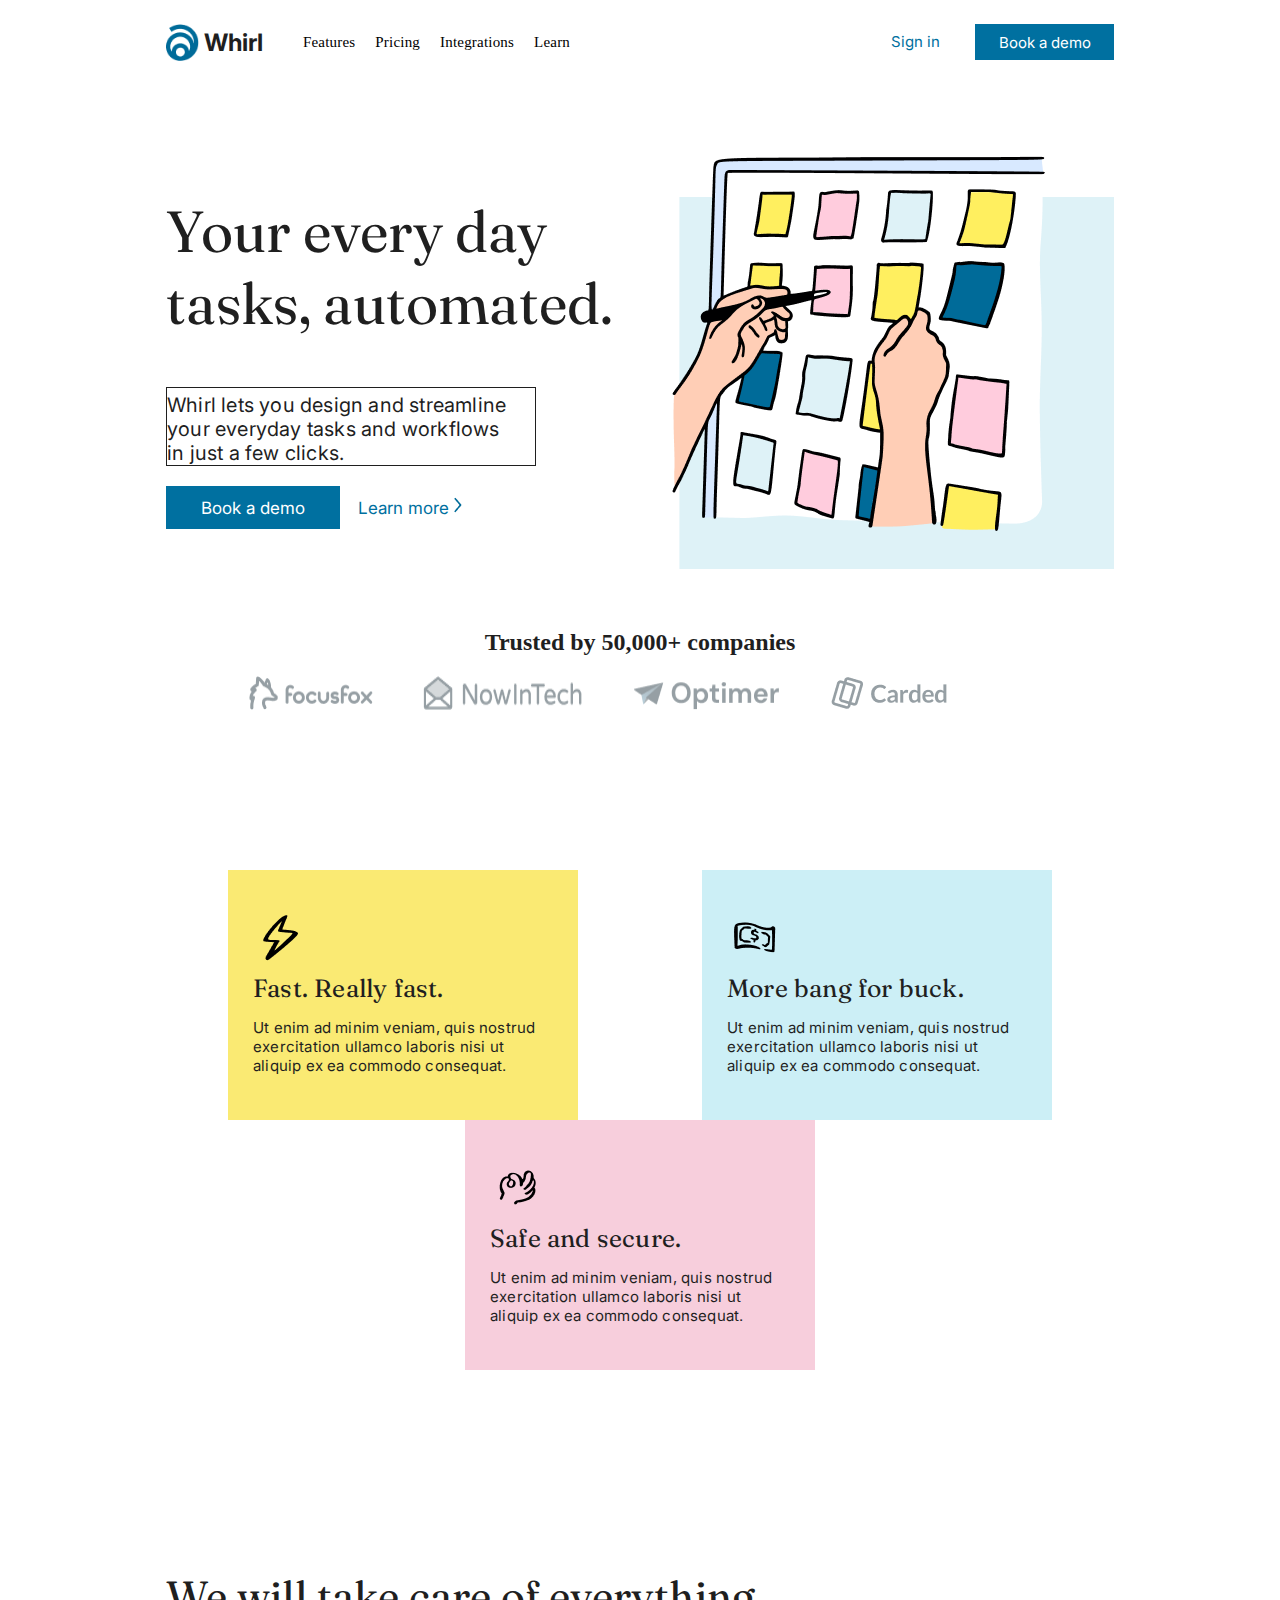
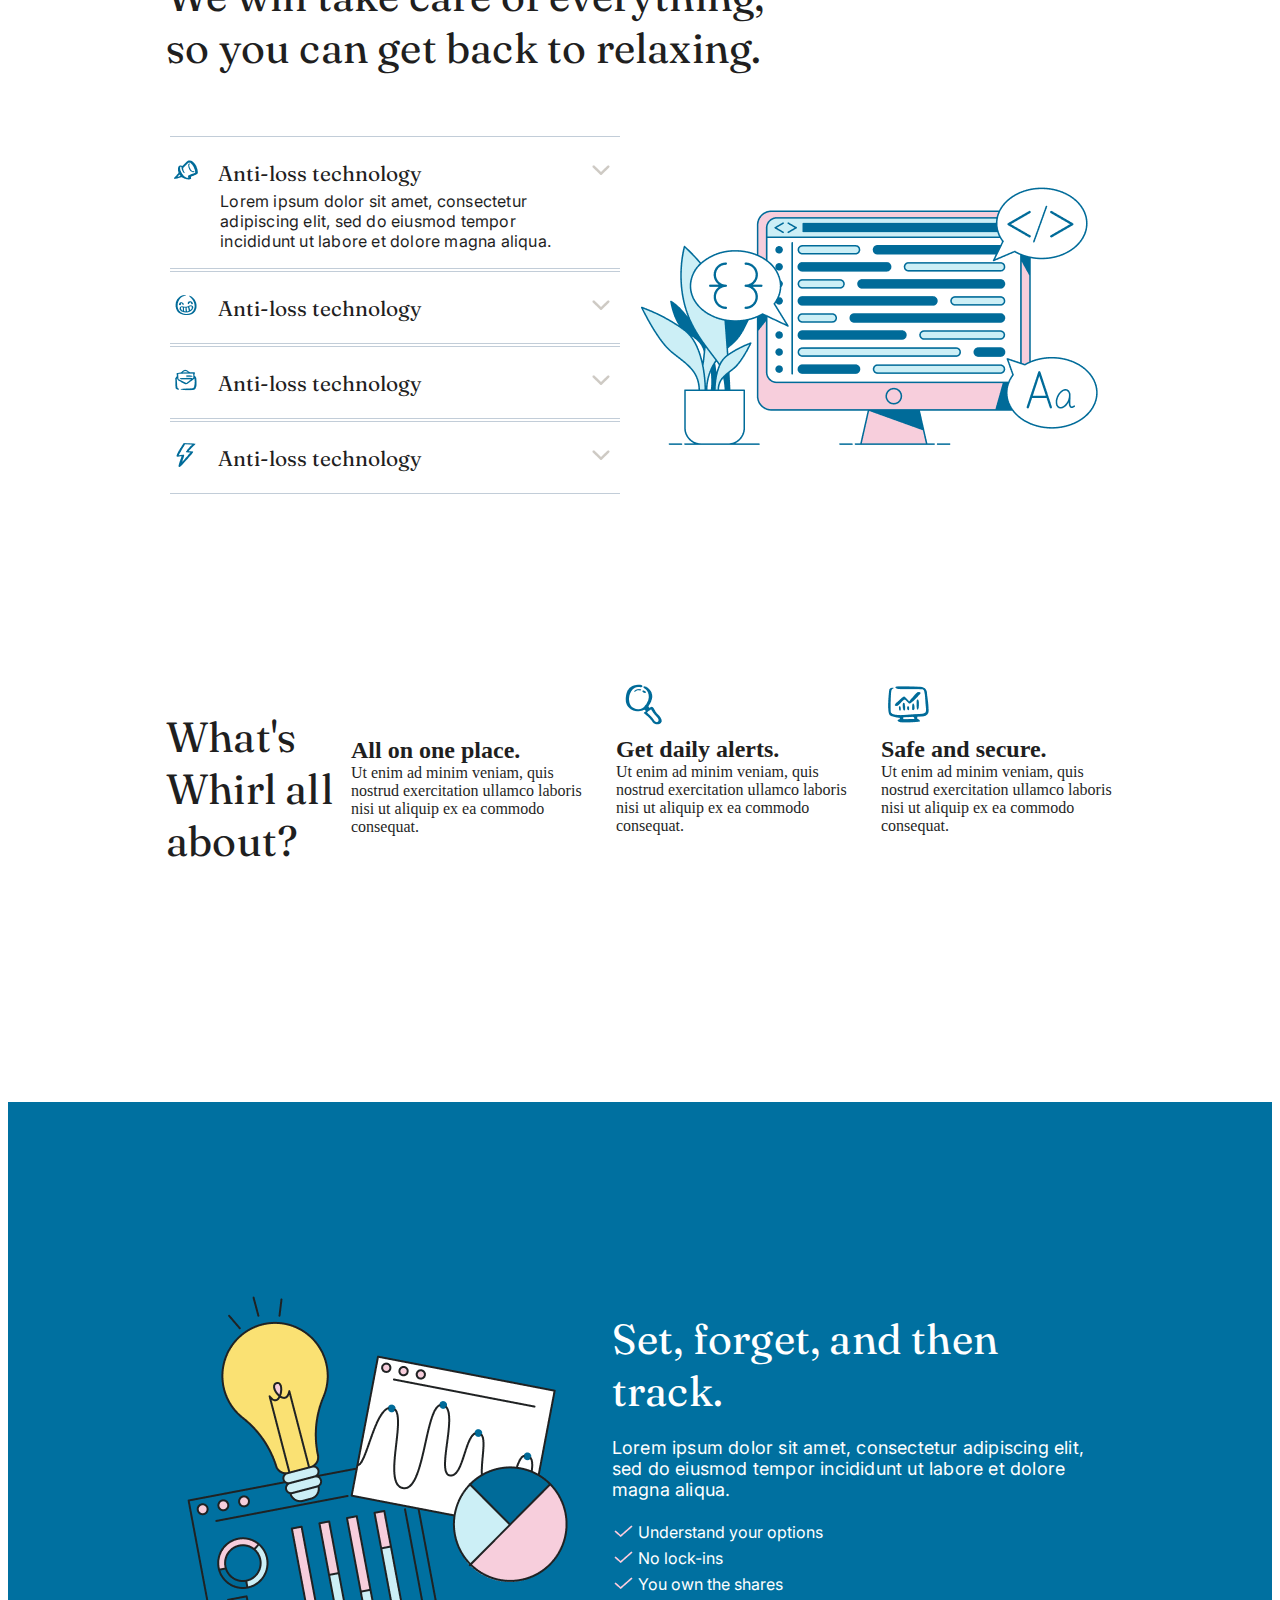
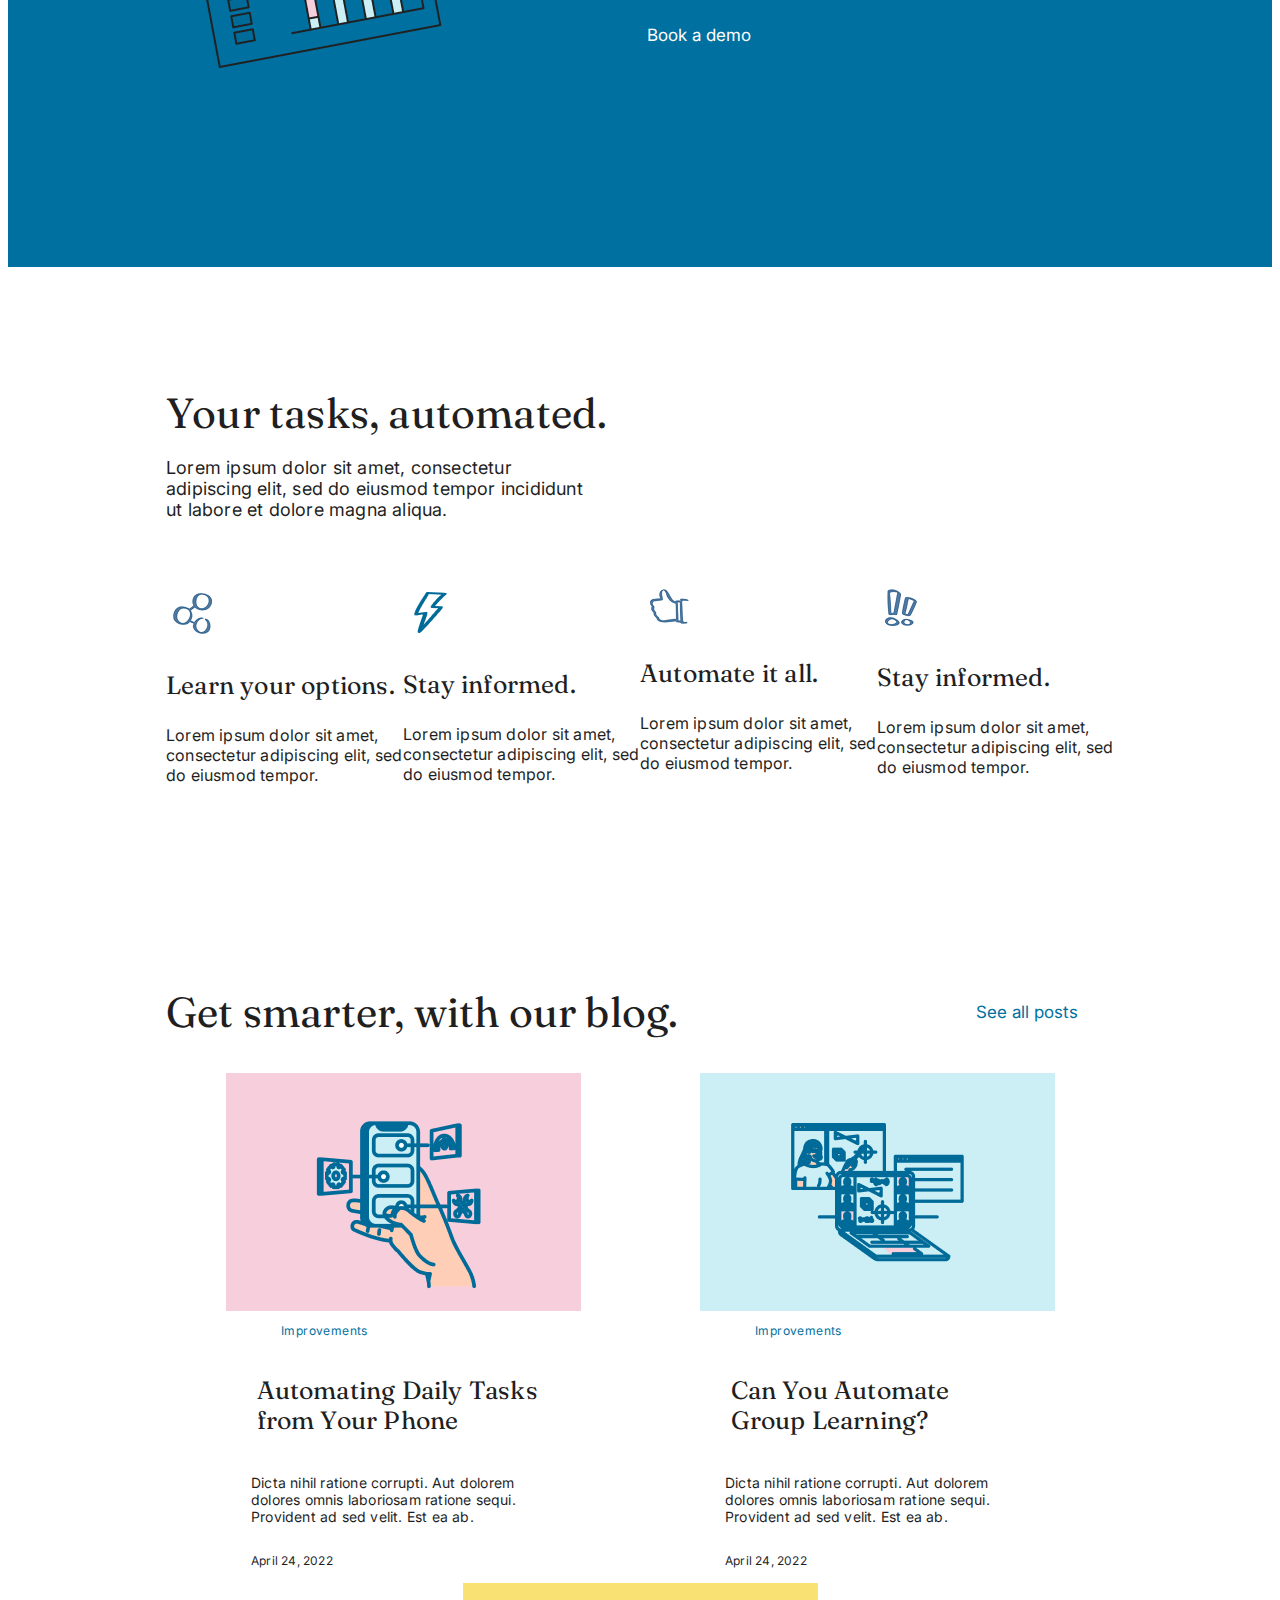
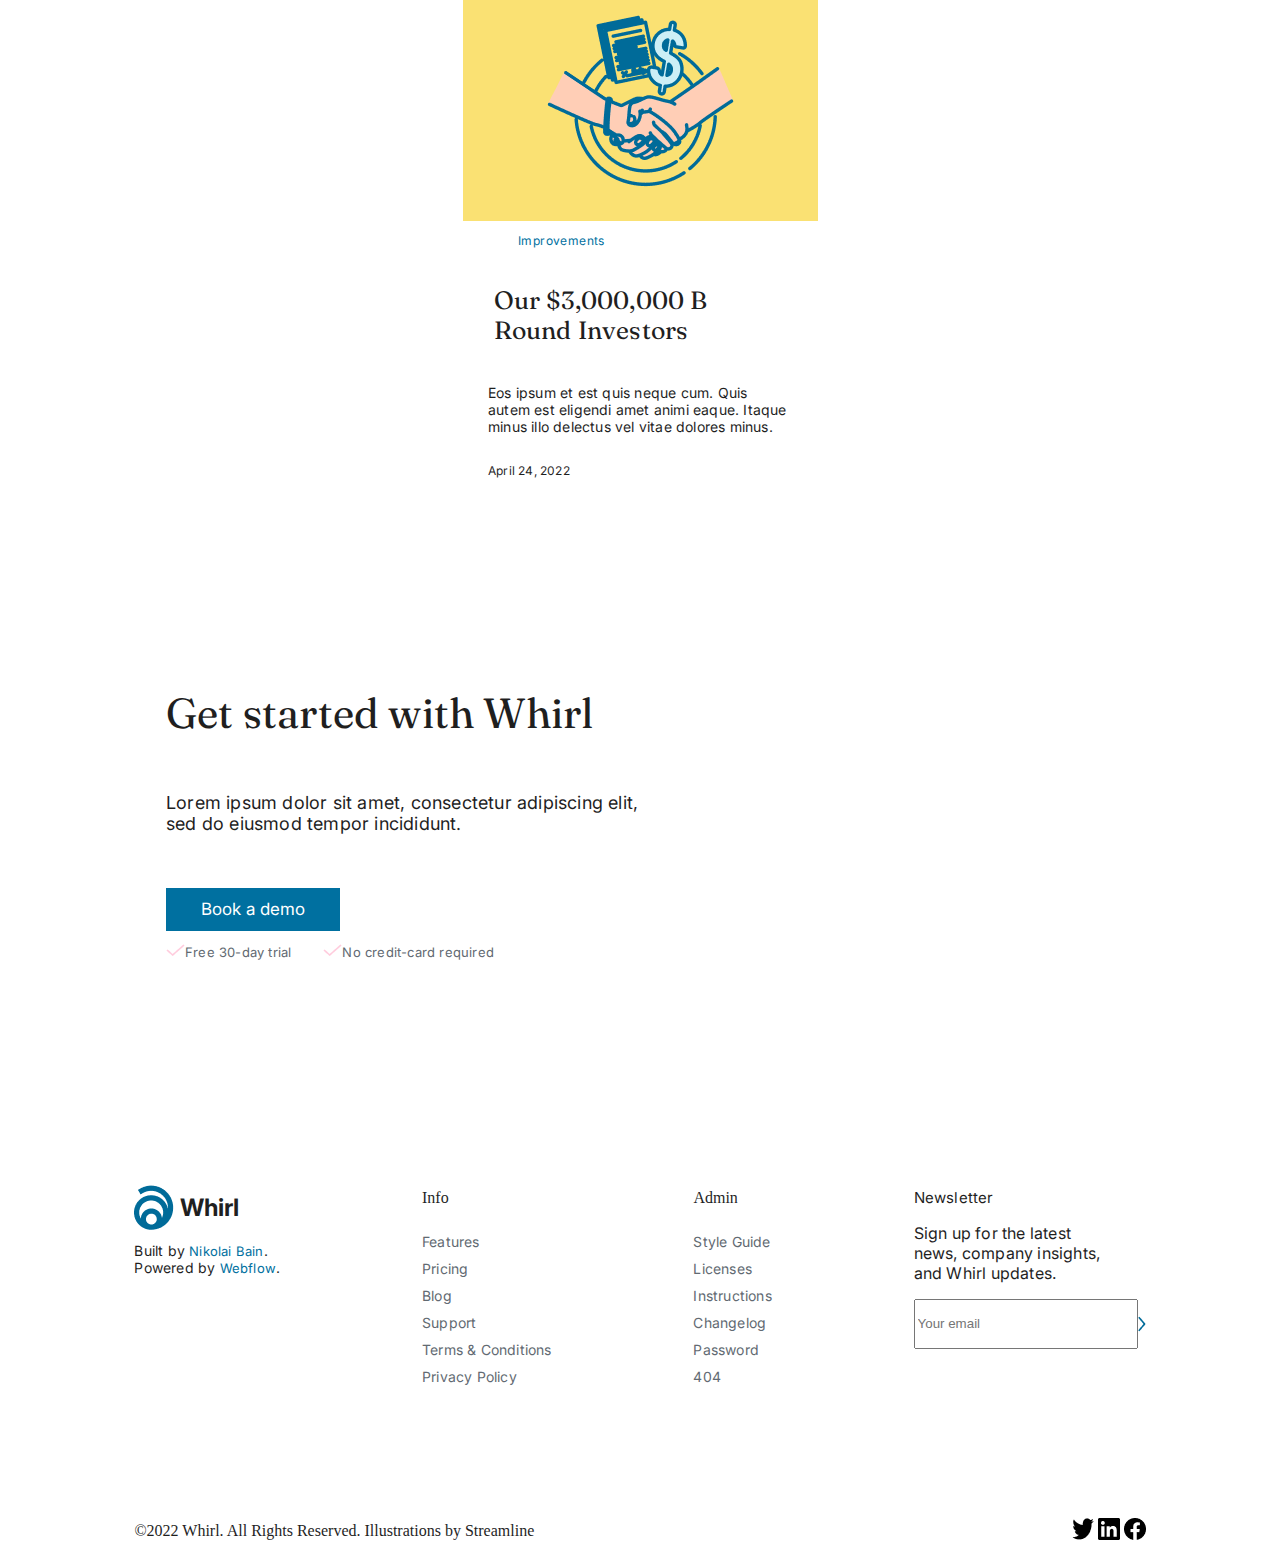
<file: index.html>
<!DOCTYPE html>
<html lang="en">
<head>
    <meta charset="UTF-8">
    <meta name="viewport" content="width=device-width, initial-scale=1.0">
    <link rel="stylesheet" href="style.css">
    <title>Whirl</title>
</head>
<body>
    <header class="header">
        <div class="container"> 
            <nav class="header_nav">
                <div class="header_logo">
                    <img src="assets/images/logo.png" alt="">
                    <h2>Whirl</h2>
                </div>
                <ul class="header_list">
                    <li><a href="#!"></a>Features</li>
                    <li><a href="#!"></a>Pricing</li>
                    <li><a href="#!"></a>Integrations</li>
                    <li><a href="#!"></a>Learn</li>
                </ul>
            </nav>
            <div class="header_btn_wrp">
                <a href="#!" class="btn signin">Sign in</a>
                <a href="#!" class="btn header">Book a demo</a>
            </div> 
        </div>
    </header>
    <main class="main">
        <section class="hero">
            <div class="container">
               <img src="./assets/images/hero-image.png" alt="">
               <div class="hero_text">
                   <h2 class="hero_title">Your every day tasks, automated.</h2>
                   <p class="hero_desc">Whirl lets you design and streamline
                    your everyday tasks and workflows in just a few clicks.</p>
                    <div class="hero_btn_wrp">
                        <a href="" class="btn">Book a demo</a>
                        <a href="" class="btn hero_more">Learn more</a>
                    </div>
               </div>
            </div>
        </section>
        <section class="trusted">
            <div class="container">
                <h2 class="tursted_title">Trusted by 50,000+ companies</h2>
                <div class="trusted_list">
                    <img src="assets/images/company-logo/IMAGE.png" alt="" class="trusted_company_logo">
                    <img src="assets/images/company-logo/IMAGE-1.png" alt="" class="trusted_company_logo">
                    <img src="assets/images/company-logo/IMAGE-2.png" alt="" class="trusted_company_logo">
                    <img src="assets/images/company-logo/IMAGE-3.png" alt="" class="trusted_company_logo">
                </div>
            </div>
        </section>
        <section class="advantages">
            <div class="container">
                <div class="advantages_cards">
                    <div class="advantage_card card1">
                        <img src="assets/icons/icon1.png" alt="" class="advantage_img">
                        <div class="advatnage_txt_wrp">
                            <h3 class="advantage_title">Fast. Really fast.</h3>
                            <p class="advantage_desc">Ut enim ad minim veniam, quis nostrud exercitation ullamco laboris nisi ut aliquip ex ea commodo consequat.</p>  
                        </div>
                    </div>
                    <div class="advantage_card card2">
                        <img src="assets/icons/icon2.png" alt="" class="advantage_img">
                        <div class="advantage_txt_wrp">
                            <h3 class="advantage_title">More bang for buck.</h3>
                            <p class="advantage_desc">Ut enim ad minim veniam, quis nostrud exercitation ullamco laboris nisi ut aliquip ex ea commodo consequat.</p>
                        </div>
                    </div>
                    <div class="advantage_card card3">
                        <img src="assets/icons/icon3.png" alt="" class="advantage_img">
                        <div class="advantage_txt_wrp">
                            <h3 class="advantage_title">Safe and secure.</h3>
                            <p class="advantage_desc">Ut enim ad minim veniam, quis nostrud exercitation ullamco laboris nisi ut aliquip ex ea commodo consequat.</p>
                        </div>
                    </div>
                </div>
            </div>
        </section>
        <section class="takeCare">
            <div class="container">
                <h2 class="takeCare_title">We will take care of everything, so you can get back to relaxing.</h2>
                <div class="takeCare_content">
                    <div class="takeCare_list">
                        <div class="takeCare_list_item">
                            <h3 class="takeCare_list_title --first">Anti-loss technology</h3>
                            <p class="takeCare_desc">Lorem ipsum dolor sit amet, consectetur 
                            adipiscing elit, sed do eiusmod tempor 
                            incididunt ut labore et dolore magna aliqua.</p>
                        </div>
                        <div class="takeCare_list_item">
                            <h3 class="takeCare_list_title --second">Anti-loss technology</h3>
                        </div>
                        <div class="takeCare_list_item">
                            <h3 class="takeCare_list_title --third">Anti-loss technology</h3>
                        </div>
                        <div class="takeCare_list_item">
                            <h3 class="takeCare_list_title --fourth">Anti-loss technology</h3>
                        </div>
                    </div> 
                    <div class="takeCare_img_wrp">
                        <img src="assets/images/computer.png" alt="" class="takeCare_img">
                    </div> 
                </div>
            </div>
        </section>
        <section class="about">
            <div class="container">
                <h2 class="about_title">What's Whirl all about?</h2>
                <div class="about_list">
                    <div class="about_list_item all-in-one">
                        <h2 class="about_list_title">All on one place.</h2>
                        <p class="about_list_desc">
                        Ut enim ad minim veniam,
                        quis nostrud exercitation
                        ullamco laboris nisi ut aliquip
                        ex ea commodo consequat.</p>
                    </div>
                    <div class="about_list_item daily">
                        <h2 class="about_list_title">Get daily alerts.</h2>
                        <p class="about_list_desc">
                        Ut enim ad minim veniam,
                        quis nostrud exercitation
                        ullamco laboris nisi ut aliquip
                        ex ea commodo consequat.</p>
                    </div>
                    <div class="about_list_item save">
                        <h2 class="about_list_title">Safe and secure.</h2>
                        <p class="about_list_desc">
                        Ut enim ad minim veniam,
                        quis nostrud exercitation
                        ullamco laboris nisi ut aliquip
                        ex ea commodo consequat.</p>
                    </div>
                </div>
            </div>
        </section>
        <section class="set">
            <div class="container">
                <div class="set_content">
                    <div class="set_list">
                        <h2 class="set_title">Set, forget, and then track.</h2>
                        <p class="set_subtitle">Lorem ipsum dolor sit amet, consectetur adipiscing elit, sed do eiusmod tempor incididunt ut labore et dolore magna aliqua.</p>
                        <div class="set_list_item">
                            <h3 class="set_list_title">Understand your options</h3> 
                        </div>
                        <div class="set_list_item">
                            <h3 class="set_list_title">No lock-ins</h3>
                        </div>
                        <div class="set_list_item">
                            <h3 class="set_list_title">You own the shares</h3>
                        </div>
                        <a href="" class="btn">Book a demo</a>
                    </div> 
                    <div class="set_img_wrp">
                        <img src="assets/images/IMAGE (2).png" alt="" class="set_img">
                    </div>
                </div>
            </div>
        </section>
        <section class="automated">
            <div class="container">
                <h2 class="automated_title">Your tasks, automated.</h2>
                <p class="automated_subtitle">Lorem ipsum dolor sit amet, consectetur adipiscing elit, sed do eiusmod tempor incididunt ut labore et dolore magna aliqua.</p>
                <div class="automated_cards">
                    <div class="automated_card">
                        <img src="assets/icons/icon7.png" alt="" class="automated_img">
                        <div class="automated_txt_wrp">
                            <h3 class="automated_card_title">Learn your options.</h3>
                            <p class="automated_desc">Lorem ipsum dolor sit amet, consectetur adipiscing elit, sed do eiusmod tempor.</p>  
                        </div>
                    </div>
                    <div class="automated_card">
                        <img src="assets/icons/icon6.png" alt="" class="automated_img">
                        <div class="automated_txt_wrp">
                            <h3 class="automated_card_title">Stay informed.</h3>
                            <p class="automated_desc">Lorem ipsum dolor sit amet, consectetur adipiscing elit, sed do eiusmod tempor.</p>
                        </div>
                    </div>
                    <div class="automated_card">
                        <img src="assets/icons/icon8.png" alt="" class="automated_img">
                        <div class="automated_txt_wrp">
                            <h3 class="automated_card_title">Automate it all.</h3>
                            <p class="automated_desc">Lorem ipsum dolor sit amet, consectetur adipiscing elit, sed do eiusmod tempor.</p>
                        </div>
                    </div>
                    <div class="automated_card">
                            <img src="assets/icons/icon9.png" alt="" class="automated_img">
                        <div class="automated_txt_wrp">
                            <h3 class="automated_card_title">Stay informed.</h3>
                            <p class="automated_desc">Lorem ipsum dolor sit amet, consectetur adipiscing elit, sed do eiusmod tempor.</p>
                        </div>
                    </div>
                </div> 
            </div>
        </section>
        <section class="blog">
          <div class="container">
            <div class="blog_top_wrp">
                <h2 class="blog_title">Get smarter, with our blog.</h2>
                <a href="#!" class="btn">See all posts</a>
            </div>
                <div class="blog_cards">
                    <div class="blog_card card1">
                        <img src="assets/images/IMAGE (3).png" alt="" class="blog_img">
                        <div class="blog_txt_wrp">
                            <p class="blog_card_subtitle">Improvements</p>
                            <h3 class="blog_card_title">Automating Daily Tasks from Your Phone</h3>
                            <p class="blog_desc">Dicta nihil ratione corrupti. Aut dolorem dolores omnis laboriosam ratione sequi. Provident ad sed velit. Est ea ab.</p>  
                            <p class="blog_date">April 24, 2022</p>
                        </div>
                    </div>
                    <div class="blog_card card2">
                        <img src="assets/images/IMAGE.png" alt="" class="blog_img">
                        <div class="blog_txt_wrp">
                            <p class="blog_card_subtitle">Improvements</p>
                            <h3 class="blog_card_title">Can You Automate Group Learning?</h3>
                            <p class="blog_desc">Dicta nihil ratione corrupti. Aut dolorem dolores omnis laboriosam ratione sequi. Provident ad sed velit. Est ea ab.</p>
                            <p class="blog_date">April 24, 2022</p>
                        </div>
                    </div>
                    <div class="blog_card card3">
                        <img src="assets/images/IMAGE-1.png" alt="" class="blog_img">
                        <div class="blog_txt_wrp">
                            <p class="blog_card_subtitle">Improvements</p>
                            <h3 class="blog_card_title">Our $3,000,000 B Round Investors</h3>
                            <p class="blog_desc">Eos ipsum et est quis neque cum. Quis autem est eligendi amet animi eaque. Itaque minus illo delectus vel vitae dolores minus.</p>
                            <p class="blog_date">April 24, 2022</p>
                        </div>
                    </div>
                </div>
        </section>
        <section class="get_started">
            <div class="container">
                <h2 class="get_started_title">Get started with Whirl</h2>
                <p class="get_started_desc">Lorem ipsum dolor sit amet, consectetur adipiscing elit, sed do eiusmod tempor incididunt.</p>
                <a href="#!" class="btn">Book a demo</a>
                <div class="get_started_bottom_wrp">
                    <p class="get_started_adv">Free 30-day trial</p>
                    <p class="get_started_adv">No credit-card required</p>
                </div>
            </div>
        </section>
    </main>
    <footer class="footer">
        <div class="container">
            <div class="footer_top">
                    <div class="footer_logo">
                         <div class="footer_logo_wrp">
                            <img src="assets/images/logo.png" alt="" class="footer_logo_img">
                            <h2>Whirl</h2>
                        </div>
                        <div class="top_txt_wrp">
                            <p>Built by <a href="#!">Nikolai Bain</a>.</p>
                            <p>Powered by <a href="">Webflow</a>.</p>
                        </div>
                    </div> 
                    <div class="footer_list">
                        <p class="footer_list_title">Info</p>
                        <a href="#!" class="footer_list_item">Features</a>
                        <a href="#!" class="footer_list_item">Pricing</a>
                        <a href="#!" class="footer_list_item">Blog</a>
                        <a href="#!" class="footer_list_item">Support</a>
                        <a href="#!" class="footer_list_item">Terms & Conditions</a>
                        <a href="#!" class="footer_list_item">Privacy Policy</a>
                    </div>
                    <div class="footer_list">
                        <p class="footer_list_title">Admin</p>
                        <a href="#!" class="footer_list_item">Style Guide</a>
                        <a href="#!" class="footer_list_item">Licenses</a>
                        <a href="#!" class="footer_list_item">Instructions</a>
                        <a href="#!" class="footer_list_item">Changelog</a>
                        <a href="#!" class="footer_list_item">Password</a>
                        <a href="#!" class="footer_list_item">404</a>
                    </div>
                    <div class="newsletter">
                        <p class="newsletter_title">Newsletter</p>
                        <p class="newsletter_desc">Sign up for the latest news, company insights, and Whirl updates.</p>
                        <div class="newsletter_input">
                            <input type="text" name="" value="" placeholder="Your email">
                            <img src="assets/icons/arrow-left.png" alt="">
                        </div>
                    </div>
            </div>
            <div class="footer_bottom">
                <p class="copyright">©2022 Whirl. All Rights Reserved. Illustrations by <a href="#!">Streamline</a></p>
                <div class="socials">
                    <img src="assets/images/socials/twiter.png" alt="" class="socials_img">
                    <img src="assets/images/socials/linkidn.png" alt="" class="socials_img">
                    <img src="assets/images/socials/facebook.png" alt="" class="socials_img">
                </div>
            </div>
        </div>
    </footer>
</body>
</html>
</file>
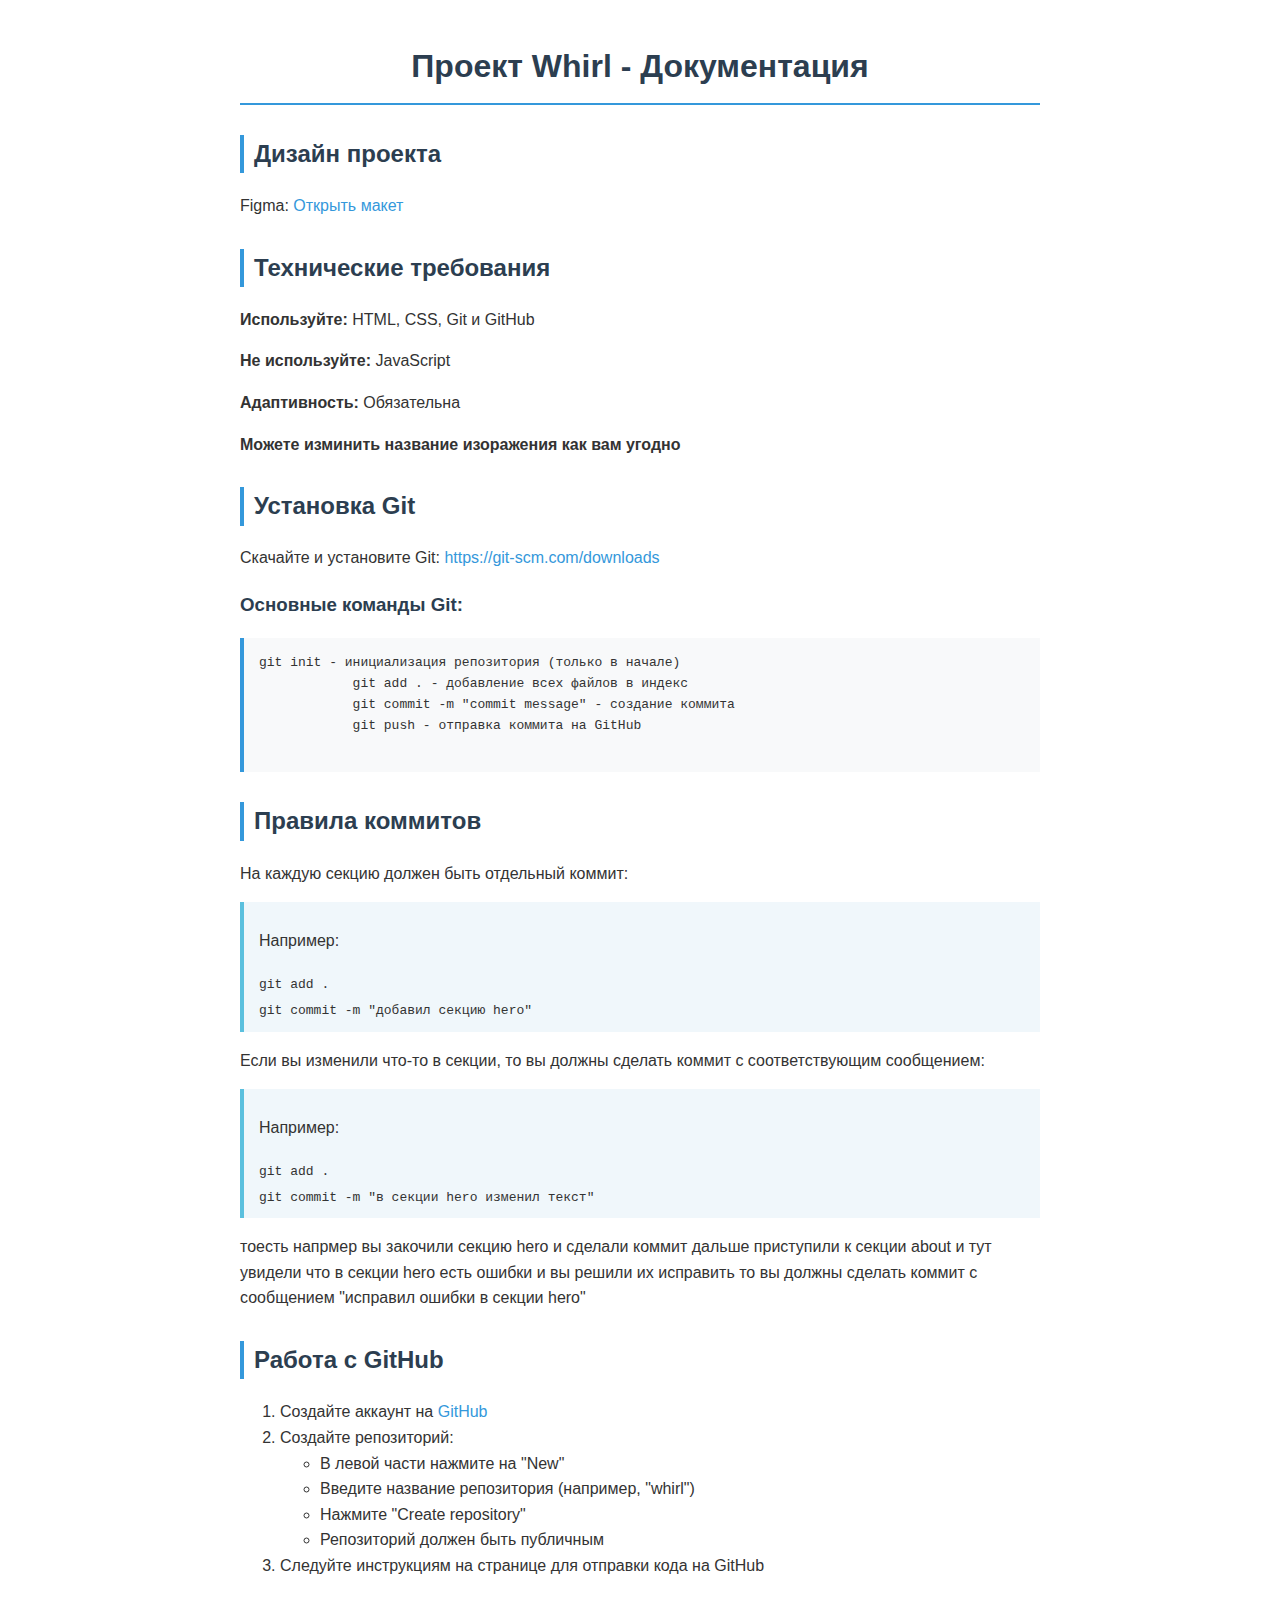
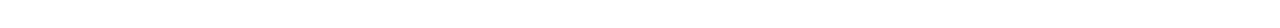
<file: documention.html>
<!DOCTYPE html>
<html lang="en">
<head>
    <meta charset="UTF-8">
    <meta name="viewport" content="width=device-width, initial-scale=1.0">
    <title>Whirl Project Documentation</title>
    <style>
        body {
            font-family: 'Arial', sans-serif;
            line-height: 1.6;
            max-width: 800px;
            margin: 0 auto;
            padding: 20px;
            color: #333;
        }
        
        h1, h2, h3 {
            color: #2c3e50;
        }
        
        h1 {
            text-align: center;
            border-bottom: 2px solid #3498db;
            padding-bottom: 10px;
            margin-bottom: 30px;
        }
        
        h2 {
            margin-top: 30px;
            border-left: 4px solid #3498db;
            padding-left: 10px;
        }
        
        a {
            color: #3498db;
            text-decoration: none;
        }
        
        a:hover {
            text-decoration: underline;
        }
        
        .section {
            margin-bottom: 30px;
        }
        
        .code-block {
            background-color: #f8f9fa;
            border-left: 4px solid #3498db;
            padding: 15px;
            margin: 15px 0;
            font-family: monospace;
            white-space: pre;
        }
        
        .example {
            background-color: #f0f7fb;
            border-left: 4px solid #5bc0de;
            padding: 10px 15px;
            margin: 15px 0;
        }
        
        @media (max-width: 600px) {
            body {
                padding: 10px;
            }
            
            .code-block {
                overflow-x: auto;
            }
        }
    </style>
</head>
<body>
    <h1>Проект Whirl - Документация</h1>
    
    <div class="section">
        <h2>Дизайн проекта</h2>
        <p>Figma: <a href="https://www.figma.com/design/qoP1ppFkUnlJ5Q5J9VTalL/Whirl?m=auto&t=oTBkX16bb845qa8o-1" target="_blank">Открыть макет</a></p>
    </div>
    
    <div class="section">
        <h2>Технические требования</h2>
        <p><strong>Используйте:</strong> HTML, CSS, Git и GitHub</p>
        <p><strong>Не используйте:</strong> JavaScript</p>
        <p><strong>Адаптивность:</strong> Обязательна</p>
        <p><strong>Можете изминить название изоражения как вам угодно</strong></p>
    </div>
    
    <div class="section">
        <h2>Установка Git</h2>
        <p>Скачайте и установите Git: <a href="https://git-scm.com/downloads" target="_blank">https://git-scm.com/downloads</a></p>
        
        <h3>Основные команды Git:</h3>
        <div class="code-block">git init - инициализация репозитория (только в начале)
            git add . - добавление всех файлов в индекс
            git commit -m "commit message" - создание коммита
            git push - отправка коммита на GitHub
        </div>
    </div>
    
    <div class="section">
        <h2>Правила коммитов</h2>
        <p>На каждую секцию должен быть отдельный коммит:</p>
        
        <div class="example">
            <p>Например:</p>
            <code>git add .</code><br>
            <code>git commit -m "добавил секцию hero"</code>
        </div>
        
        <p>Если вы изменили что-то в секции, то вы должны сделать коммит с соответствующим сообщением:</p>
        
        <div class="example">
            <p>Например:</p>
            <code>git add .</code><br>
            <code>git commit -m "в секции hero изменил текст"</code>
        </div>
        <p>тоесть напрмер вы закочили секцию hero и сделали коммит дальше приступили к секции about  и тут увидели что в секции hero есть ошибки и вы решили их исправить то вы должны сделать коммит с сообщением "исправил ошибки в секции hero"</p>
    </div>
    
    <div class="section">
        <h2>Работа с GitHub</h2>
        <ol>
            <li>Создайте аккаунт на <a href="https://github.com/" target="_blank">GitHub</a></li>
            <li>Создайте репозиторий:
                <ul>
                    <li>В левой части нажмите на "New"</li>
                    <li>Введите название репозитория (например, "whirl")</li>
                    <li>Нажмите "Create repository"</li>
                    <li>Репозиторий должен быть публичным</li>
                </ul>
            </li>
            <li>Следуйте инструкциям на странице для отправки кода на GitHub</li>
        </ol>
    </div>
</body>
</html>
</file>
<file: style.css>
@import url('https://fonts.googleapis.com/css2?family=Fraunces:ital,opsz,wght@0,9..144,100..900;1,9..144,100..900&display=swap');

@import url('https://fonts.googleapis.com/css2?family=Fraunces:ital,opsz,wght@0,9..144,100..900;1,9..144,100..900&family=Inter:ital,opsz,wght@0,14..32,100..900;1,14..32,100..900&display=swap');

/* root variables */
:root {
    --blue: #0070A0;
    --yellow: #FAEA73;
    --lightblue: #CCEFF6;
    --lightpink: #F7CEDC;
    --text-color: #1F1F1F;
    --border-color: #C2CDD8;
    --lightgray: #626A72;
}

a {
    text-decoration: none;
    color: var(--text-color);
}

h1, h2, h3, h4, h5, h6, p {
    color: var(--text-color);
}

.btn {
    font-family: Inter;
    font-size: 17px;
    width: 174px;
    height: 43px;
    background: var(--blue);

    display: flex;
    justify-content: center;
    align-items: center;
    color: #FFFFFF;
}

.container {
    width: 75%;
    margin-left: auto;
    margin-right: auto;
}

/* header */

.header ul {
    list-style: none;
}

.header .container {
    display: flex;
    justify-content: space-between;
    align-items: center;
}

.header_nav {
    display: flex;
    flex-direction: row;
    justify-content: center;
}

.header_logo {
    display: flex;
    flex-direction: row;
    gap: 5px;
    font-family: Inter;
    color: var(--text-color);
}

.header img {
    display: flex;
    height: 37px;
    align-self: center;
}

.header_list {
    display: flex;
    align-items: center;
    gap: 20px;
    font-size: 15px;
    letter-spacing: 0.2px;
}

.header_btn_wrp {
    display: flex;
    gap: 15px;
}

.btn.signin {
    color: var(--blue);
    background: none;

    width: 89px;
    height: 35px;
    font-size: 15px;
}

.btn.header {
    height: 36px;
    width: 139px;
    font-size: 15px;
}

/* Hero */

.hero {
    padding-top: 70px;
}

.hero .container {
    display: flex;
    flex-flow: row-reverse nowrap;
    justify-content: space-between;
}

.hero_title {
    font-family: Fraunces;
    font-size: 58px;
    font-weight: 400;
    width: 485px;
}

.hero_desc {
    font-family: Inter;
    font-size: 20px;
    font-weight: 400;
    width: 340px;
    border: 1px solid;
    letter-spacing: 0.2px;
    padding: 5px 28px 0px 0px;
}

.hero_btn_wrp {
    display: flex;
    flex-direction: row;
    gap: 15px;
}

.btn.hero_more {
    width: 110px;
    color: var(--blue);
    background: none;
}

.btn.hero_more::after {
   content: url("assets/icons/arrow-left.png");
   display: flex;
   justify-content: center;
   margin-left: 5px;
   height: 21px;
}

/* Trusted */

.trusted {
    padding-top: 40px;
}

.trusted .container {
    display: flex;
    justify-content: center;
    align-items: center;
    flex-direction: column;
}

.trusted_list {
    display: flex;
    flex-direction: row;
    gap: 50px;
    margin-right: 85px;
}

/* Advatages */

.advantages {
    padding-top: 160px;
}

.advantages_cards {
    display: flex;
    justify-content: space-around ; 
    flex-flow: row wrap;
}

.advantage_card {
    width: 300px;
    height: 200px;
    padding: 25px 25px;
    display: flex;
    flex-direction: column;
}

.advantage_img {
   margin-top: 15px;
   margin-bottom: 0;
   height: 55px;
   width: 55px;
}

.advantage_title {
    font-family: Fraunces;
    font-weight: 400;
    font-size: 25px;
    letter-spacing: 0.2px;
    margin: 8px 0 11px;
}

.advantage_desc {
    font-family: Inter;
    font-weight: 400;
    font-size: 15px;
    letter-spacing: 0.2px;
    width: 287px;
}

.advantages_cards .card1 {
    background: var(--yellow);
}

.advantages_cards .card2 {
    background: var(--lightblue);
}

.advantages_cards .card3 {
    background: var(--lightpink);
}

/* Take care */

.takeCare {
    margin-top: 200px;
}

.takeCare .container {
    display: flex;
    flex-direction: column;
}

.takeCare_content {
    display: flex;
    flex-flow: row wrap;
    justify-content: space-around;
    align-items: center;
}

.takeCare_list {
    display: flex;
    flex-direction: column;
    gap: 2px;
}

.takeCare_list_item {
    border-top: 1px solid var(--border-color);
    border-bottom: 1px solid var(--border-color);
    padding: 17px 0;
}

.takeCare_title {
    font-family: Fraunces;
    font-weight: 400;
    font-size: 42px;
    letter-spacing: 0.2px;
    width: 650px;
    margin: 0;
}

.takeCare_list_title {
    font-family: Fraunces;
    font-weight: 400;
    font-size: 21px;
    width: 450px;
    display: flex;
    align-items: center;
    margin: 0;
}
/* before and after icons in list */

.--first::before {
    content: url('./assets/icons/icon10.png');
    margin-right: 16px;
}

.--first::after {
    content: url('assets/icons/arrow-buttom.png');
    margin-left: 170px;
    align-self: start;
}

.--second::before {
    content: url('./assets/icons/icon11.png');
    margin-right: 16px;
}

.--second::after {
    content: url('assets/icons/arrow-buttom.png');
    margin-left: 170px;
    align-self: start;
}

.--third::before {
    content: url('./assets/icons/icon12.png');
    margin-right: 16px;
}

.--third::after {
    content: url('assets/icons/arrow-buttom.png');
    margin-left: 170px;
    align-self: start;
}

.--fourth::before {
    content: url('./assets/icons/icon13.png');
    margin-right: 16px;
}

.--fourth::after {
    content: url('assets/icons/arrow-buttom.png');
    margin-left: 170px;
    align-self: start;
}

.takeCare_desc {
    width: 350px;
    font-family: Inter;
    font-weight: 400;
    font-size: 16px;
    display: flex;
    align-items: center;
    letter-spacing: 0.2px;
    margin: 0 0 0 50px;
}

/* About */

.about {
    margin-top: 120px;
}

.about .container {
    display: flex;
    flex-direction: row;
    justify-content: space-between;
}

.about_title {
    font-family: Fraunces; 
    font-size: 42px;
    letter-spacing: 0.2px;
    font-weight: 400;
}

.about_list {
    display: flex;
    flex-direction: row;
    gap: 32px;
}


.about_list_title {
    margin: 0;
}

.daily::before {
    content: url('assets/icons/icon4.png');
}

.save::before {
    content: url('assets/icons/icon5.png');
}

.all-in-one {
    margin-top: 60px;
}

.about_list_desc {
    width: 233px;    
    margin: 0;
}

/* "set" section */

.set {
    box-sizing: border-box;
    height: 85vh;
    margin-top: 200px;
    background: var(--blue);
    display: flex;
    align-items: center;
}

.set_content {
    display: flex;
    flex-direction: row-reverse;
    justify-content: space-around;
    align-items: center;
}

.set_list {
    display: flex;
    flex-direction: column;
    gap: 2px;
}

.set .btn {
    margin-top: 16px;
}

.set_title {
    font-family: Fraunces;
    font-weight: 400;
    font-size: 42px;
    letter-spacing: 0.2px;
    width: 403px;
    margin: 0;
    color: #fff;
}

.set_subtitle {
   font-family: Inter;
   font-weight: 400;
   font-size: 18px;
   letter-spacing: 0.2px;
   width: 481px;
   color: #fff;
}

.set_list_title::before {
    content: url('assets/icons/check.png');
    margin-right: 5px;
}

.set_list_title {
    font-family: Inter;
    font-weight: 400;
    font-size: 16px;
    display: flex;
    margin: 2px;
    color: #fff;
}

/* Automated */

.automated {
    margin-top: 120px;
}

.automated_desc {
    margin-top: 11px;
}

.automated_title {
    margin: 0;
    font-family: Fraunces;
    font-size: 42px;
    font-weight: 400;
    letter-spacing: 0.2px;
}

.automated_subtitle {
    font-family: Inter;
    font-weight: 400;
    font-size: 18px;
    letter-spacing: 0.2px;
    margin-bottom: 65px;
    width: 45%;
}

.automated_card_title {
    font-family: Fraunces;
    font-weight: 400;
    font-size: 25px;
    letter-spacing: 0.2px;
}

.automated_desc {
    font-family: Inter;
    font-weight: 400;
    font-size: 16px;
    letter-spacing: 0.2px;
}

.automated_txt_wrp {
    margin-top: 11px;
}

.automated_cards {
   display: flex;
   flex-flow: row;
}

/* blog */

.blog {
    margin-top: 150px;
}

.blog .container {
}

.blog_card_title {
    font-family: Fraunces;
    font-weight: 400;
    font-size: 25px;
    letter-spacing: 0.2px;
    width: 293px;
}

.blog_card_subtitle {
    display: flex; 
    align-self: start;
    margin-left: 30px;
    font-family: Inter;
    font-weight: 400;
    font-size: 12px;
    letter-spacing: 0.4px;
    text-align: center;
    color: var(--blue);
}

.blog_title {
    font-family: Fraunces;
    font-weight: 400;
    font-size: 42px;
    letter-spacing: 0.2px;
}

.blog_desc {
    font-family: Inter;
    font-weight: 400;
    font-size: 14px;
    width: 304px;
    letter-spacing: 0.2px;
}

.blog_date {
    display: flex;
    align-self: start;
    font-family: Inter;
    font-weight: 400;
    font-size: 12px;
    line-height: 19.6px;
    letter-spacing: 0.2px;
}

.blog_card {
    display: flex;
    flex-direction: column;
    align-items: center;
    width: 355px;
}

.blog_txt_wrp {
    display: flex;
    flex-direction: column;
    align-items: center;
}

.blog_top_wrp {
   display: flex;
   align-items: center;
   justify-content: space-between;
}

.blog_cards {
    justify-content: space-around;
    display: flex;
    flex-flow: row wrap;
}

.blog .btn {
    background: none;
    color: var(--blue);
}

/* get started */

.get_started {
    margin-top: 160px;
}

.get_started .container {
    display: flex;
    flex-direction: column;
}

.get_started .btn {
    margin-top: 36px;
}

.get_started_title {
    font-family: Fraunces;
    font-weight: 400;
    font-size: 42px;
    letter-spacing: 0.2px;
}

.get_started_desc {
    font-family: Inter;
    font-weight: 400;
    font-size: 18px;
    letter-spacing: 0.2px;
    width: 481px;
}

.get_started_bottom_wrp {
    display: flex;
    gap: 32px;
}

.get_started_adv {
    font-family: Inter;
    font-weight: 400;
    font-size: 13px;
    letter-spacing: 0.2px;
    color: var(--lightgray);
}

.get_started_adv::before {
    content: url('assets/icons/check.png');
    display: inline-flex;
}

/* footer */

.footer {
    margin-top: 200px;
}

.footer .container {
    display: flex;
    flex-direction: column;
    width: 80%;
}

.footer_bottom {
    display: flex;
    justify-content: space-between;
    align-items: center;
    margin-top: 121px;
}

.footer_logo_wrp {
    display: flex;
    align-items: center;
    gap: 6px;
    font-family: Inter;
}

.top_txt_wrp p {
    font-family: Inter;
    font-weight: 400;
    font-size: 14px;
    margin: 0;
    letter-spacing: 0.2px;
}

.top_txt_wrp a {
    font-family: Inter;
    font-weight: 400;
    font-size: 13px;
    letter-spacing: 0.2px;
    color: var(--blue);
}

.footer_logo_img {
    width: 40px;
    height: 45px;
}

.footer_top {
    display: flex;
    justify-content: space-between;
    flex-wrap: wrap;
}


.footer_list {
   display: flex;
   flex-direction: column;
   gap: 10px;
}

.footer_list_item {
    font-family: Inter;
    font-weight: 400;
    font-size: 14px;
    letter-spacing: 0.2px;
    color: var(--lightgray);
}

.newsletter_title {
    font-family: Inter;
    font-weight: 400;
    font-size: 15px;
    letter-spacing: 0.2px;
}

.newsletter_desc {
    font-family: Inter;
    font-weight: 400;
    font-size: 16px;
    letter-spacing: 0.2px;
    width: 200px;
}

.newsletter_input {
    display: flex;
    align-items: center;    
}

.newsletter_input input {
    width: 216px;
    height: 44px;
}

.newsletter input::after {
    content: url('assets/icons/arrow-left.png');
}

/* media */

@media (max-width: 1270px) {
    .hero .container {
        justify-content: center;     
        flex-wrap: wrap;
    }

    .automated_cards {
        flex-flow: row wrap;
    }

    .takeCare_content {
        flex-flow: column-reverse wrap;
        justify-content: center; 
    }

    .about .container {
       flex-direction: column; 
       align-items: center;
    }

    .set_content {
        flex-flow: column-reverse wrap;
    }
}


@media (max-width: 950px) {

    .header .container {
        width: 100%;
        align-items: center;
    }



    .header_btn_wrp {
       flex-flow: column-reverse wrap;
    }

    .btn .signin {
        justify-self: center;
    }
}

@media (max-width: 800px) {
    .footer .container {
       width: 100%; 
    }

    .footer_top {
        display: grid;
        grid-template-columns: repeat(2, 1fr);
        grid-template-areas: "logo input"
                             "list list";
        margin-left: auto;
        margin-right: auto;
    }

    .footer_list:nth-child(1) {
        grid-column: 1; grid-row: 1;
    }

    .footer_list:nth-child(2) {
        grid-column: 2; grid-row: 2;
    }

    .footer_logo {
        grid-area: logo;
    }

    .footer_list {
        grid-area: list;
    }

    .newsletter {
        grid-area: input;
    }

    .trusted_list {
        display: grid;
        grid-template-columns: repeat(2, 1fr);
        grid-template-areas: "left right";
    }

    .tursted_company_logo:nth-clild(1,2) {
        grid-area: left;
    }

    .trusetd_company_logo:nth-child(3,4) {
        grid-area: right;
    }
    
    .about_list {
        flex-direction: column;
    }

    .takeCare .container  {
        width: 100%; 
    }

    .takeCare_title {
        display: flex;
        margin-right: auto;
        margin-left: auto;
    }
}

@media (max-width: 600px) {
   
    .header h2 {
        display: none;
    }

    .set_subtitle {
        width: 45vh;
    }

    .get_started_desc {
        width: 45vh;
    }

    .takeCare_title {
       width: 100%;
   } 

   .set {
    height: 85vh;
   }
}

@media (max-width: 500px) {
    .header_list {
        padding-left: 10px;
    }

    .header_btn_wrp .header {
        display: none;
    }

    .automated_subtitle {
       width: 80%; 
    }

    .footer_bottom {
        flex-direction: column-reverse;        
    }

    .blog_top_wrp {
        flex-direction: column;    
    }
    
    .hero_text {
        display: flex;
        flex-direction: column;
        width: 100%;
    }

    .hero .container {
        flex-flow: column wrap;
        align-items: center;
    }

    .hero_title {
        width: 90%;
    }

    .container {
        width: 100%;
    }
    
    .trusted_list {
       margin-left: auto;
       margin-right: auto;
    }
}

@media (max-width: 400px) {
   
    .takeCare_img_wrp {
        display: none;
    }

    .set_img_wrp {
        display: none;
    }

    .hero_desc {
        padding: 0;
    }
}
</file>
